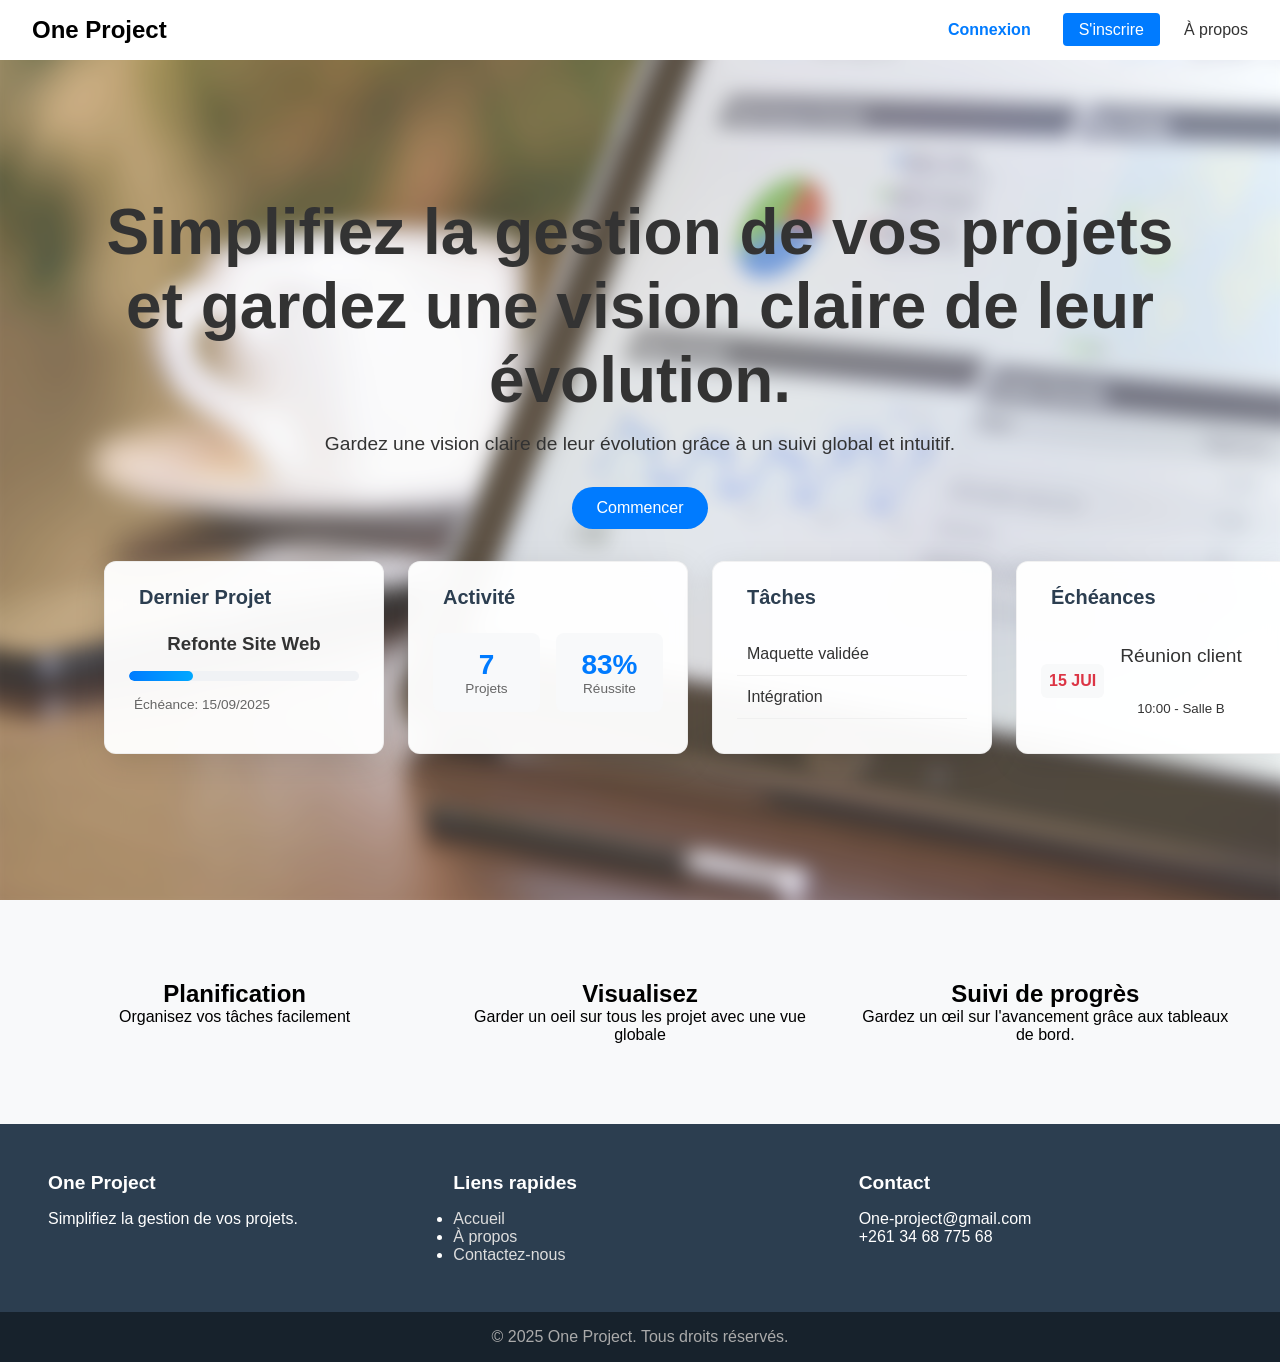
<file: one-project/html/index.html>
<!DOCTYPE html>
<html lang="fr">
<head>
    <meta charset="UTF-8">
    <meta name="viewport" content="width=device-width, initial-scale=1.0">
    <title>Accueil - Gestion de Projet</title>
    <link rel="stylesheet" href="../css/style.css">
</head>
<body>
    <header>
        <nav class="navbar">
            <div class="logo">One Project</div>
            <ul class="nav-links">
                <li><a href="login.html">Connexion</a></li>
                <li><a href="register.html">S'inscrire</a></li>
                <li><a href="about.html" class="nav-active">À propos</a></li>
            </ul>
        </nav>
    </header>

<section class="hero">
    <div class="hero-content">
        <h1>Simplifiez la gestion de vos projets et gardez une vision claire de leur évolution.</h1>
        <p>Gardez une vision claire de leur évolution grâce à un suivi global et intuitif.</p>
        <a href="login.html" class="btn-primary">Commencer</a>

        
        <section class="dashboard-widgets">
            <div class="widget card-projects">
                <h2><i class="fas fa-rocket"></i> Dernier Projet</h2>
                <div class="project-item">
                    <h3>Refonte Site Web</h3>
                    <div class="progress-bar" style="--progress: 28%">
                        <span>28%</span>
                    </div>
                    <div class="project-meta">
                        <span><i class="fas fa-calendar"></i> Échéance: 15/09/2025</span>
                    </div>
                </div>
            </div>

            <div class="widget card-stats">
                <h2><i class="fas fa-chart-line"></i> Activité</h2>
                <div class="stats-grid">
                    <div class="stat-item">
                        <div class="stat-value">7</div>
                        <div class="stat-label">Projets</div>
                    </div>
                    <div class="stat-item">
                        <div class="stat-value">83%</div>
                        <div class="stat-label">Réussite</div>
                    </div>
                </div>
            </div>

            <div class="widget card-tasks">
                <h2><i class="fas fa-check-circle"></i> Tâches</h2>
                <ul class="task-list">
                    <li><i class="fas fa-check done"></i> Maquette validée</li>
                    <li><i class="fas fa-spinner pending"></i> Intégration</li>
                </ul>
            </div>

            <div class="widget card-deadlines">
                <h2><i class="fas fa-calendar-alt"></i> Échéances</h2>
                <div class="deadline-item">
                    <div class="date">15 JUI</div>
                    <div class="details">
                        <p>Réunion client</p>
                        <small>10:00 - Salle B</small>
                    </div>
                </div>
            </div>

        </section>
    </div>
</section>

    <section class="features">
        <div class="feature">
            <h2>Planification </h2>
            <p>Organisez vos tâches facilement</p>
        </div>
        <div class="feature">
            <h2>Visualisez</h2>
            <p>Garder un oeil sur tous les projet avec une vue globale</p>
        </div>
        <div class="feature">
            <h2>Suivi de progrès</h2>
            <p>Gardez un œil sur l'avancement grâce aux tableaux de bord.</p>
        </div>
    </section>

    <footer>
        <div class="footer-content">
            <div class="footer-section">
                <h3>One Project</h3>
                <p>Simplifiez la gestion de vos projets.</p>
            </div>
            <div class="footer-section">
                <h3>Liens rapides</h3>
                <ul>
                    <li><a href="index.html">Accueil</a></li>
                    <li><a href="about.html" class="nav-active">À propos</a></li>
                    <li><a href="contact.html" class="nav-active">Contactez-nous</a></li>
                </ul>
            </div>
            <div class="footer-section">
                <h3>Contact</h3>
                <p>One-project@gmail.com</p>
                <p>+261 34 68 775 68</p>
            </div>
        </div>
        <div class="footer-bottom">
            <p>© 2025 One Project. Tous droits réservés.</p>
        </div>
    </footer>
</body>
</html>
</file>
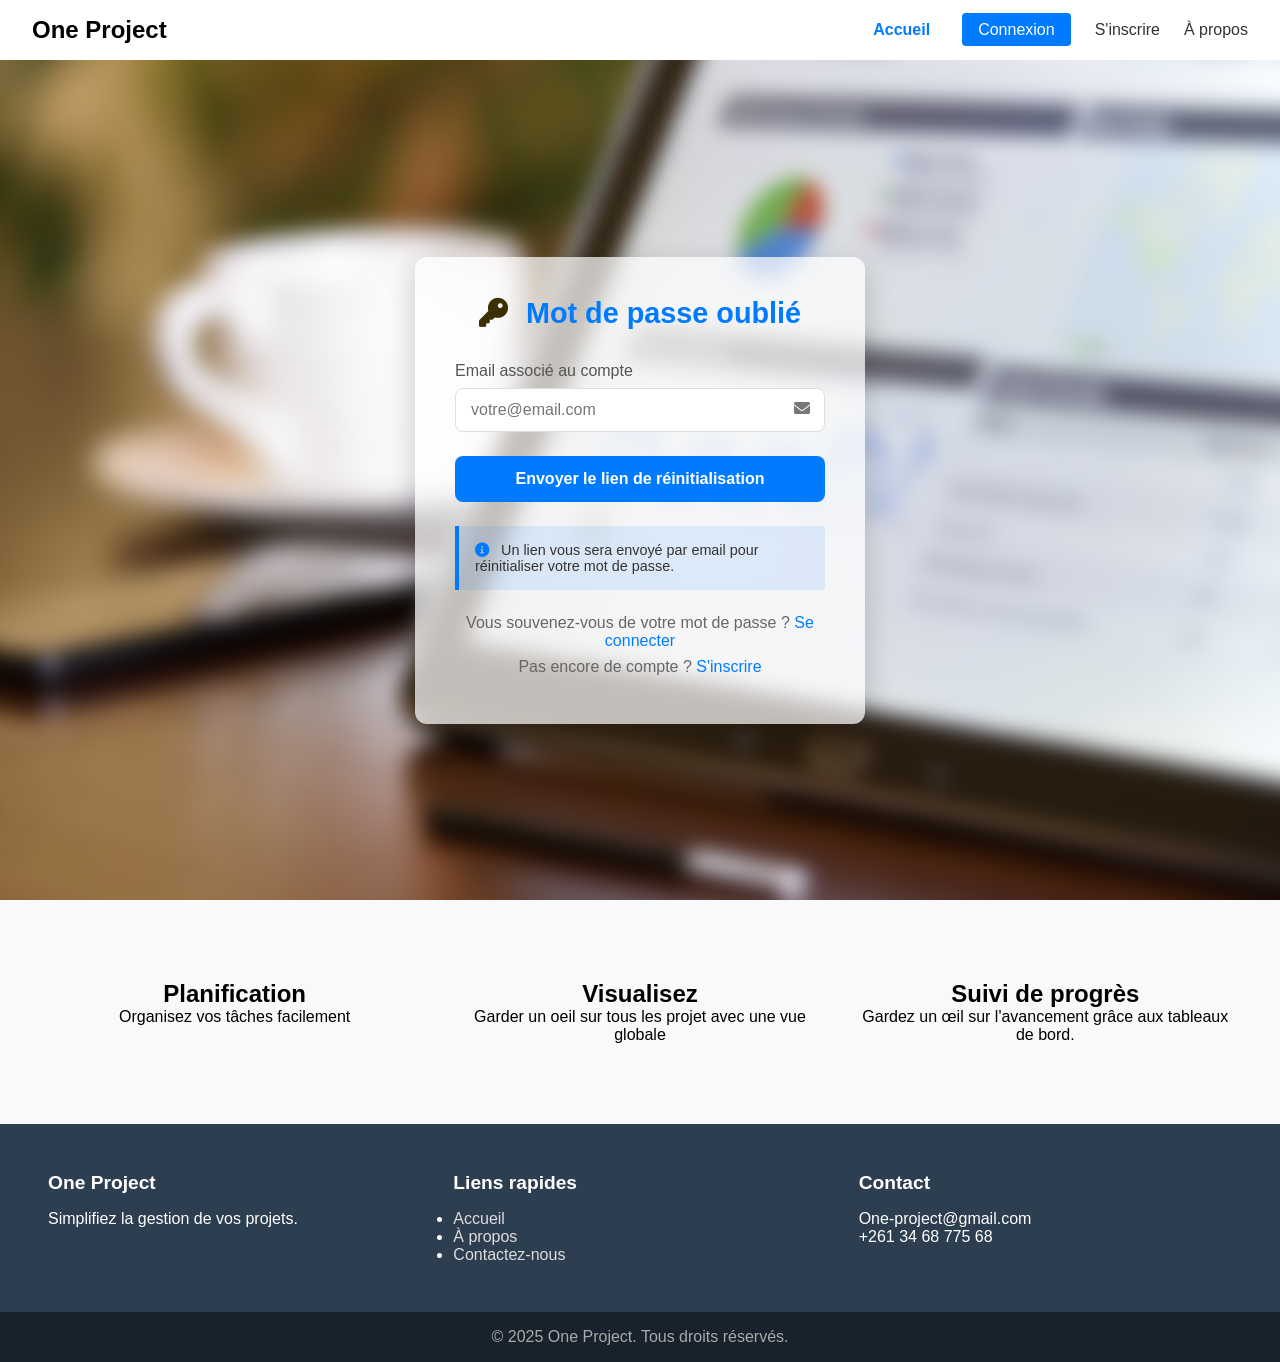
<file: one-project/html/forgot-password.html>
<!DOCTYPE html>
<html lang="fr">
<head>
    <meta charset="UTF-8">
    <meta name="viewport" content="width=device-width, initial-scale=1.0">
    <title>Récupération - One Project</title>
    <link rel="stylesheet" href="../css/style.css">
    <link rel="stylesheet" href="https://cdnjs.cloudflare.com/ajax/libs/font-awesome/6.0.0/css/all.min.css">
</head>
<body>
    <header>
        <nav class="navbar">
            <div class="logo">One Project</div>
            <ul class="nav-links">
                <li><a href="index.html">Accueil</a></li>
                <li><a href="login.html">Connexion</a></li>
                <li><a href="register.html">S'inscrire</a></li>
                <li><a href="about.html" class="nav-active">À propos</a></li>
            </ul>
        </nav>
    </header>

    <section class="hero auth-hero">
        <div class="auth-card">
            <h1><i class="fas fa-key"></i> Mot de passe oublié</h1>
            
            <form class="auth-form">
                <div class="input-group">
                    <label for="email">Email associé au compte</label>
                    <input type="email" id="email" placeholder="votre@email.com" required>
                    <i class="fas fa-envelope input-icon"></i>
                </div>

                <button type="submit" class="btn-auth">Envoyer le lien de réinitialisation</button>
                
                <div class="auth-info">
                    <p><i class="fas fa-info-circle"></i> Un lien vous sera envoyé par email pour réinitialiser votre mot de passe.</p>
                </div>
            </form>

            <div class="auth-footer">
                <p>Vous souvenez-vous de votre mot de passe ? <a href="login.html" class="text-link">Se connecter</a></p>
                <p>Pas encore de compte ? <a href="register.html" class="text-link">S'inscrire</a></p>
            </div>
        </div>
    </section>

    <section class="features">
        <div class="feature">
            <h2>Planification </h2>
            <p>Organisez vos tâches facilement</p>
        </div>
        <div class="feature">
            <h2>Visualisez</h2>
            <p>Garder un oeil sur tous les projet avec une vue globale</p>
        </div>
        <div class="feature">
            <h2>Suivi de progrès</h2>
            <p>Gardez un œil sur l'avancement grâce aux tableaux de bord.</p>
        </div>
    </section>

    <footer>
        <div class="footer-content">
            <div class="footer-section">
                <h3>One Project</h3>
                <p>Simplifiez la gestion de vos projets.</p>
            </div>
            <div class="footer-section">
                <h3>Liens rapides</h3>
                <ul>
                    <li><a href="index.html">Accueil</a></li>
                    <li><a href="about.html" class="nav-active">À propos</a></li>
                    <li><a href="contact.html" class="nav-active">Contactez-nous</a></li>
                </ul>
            </div>
            <div class="footer-section">
                <h3>Contact</h3>
                <p>One-project@gmail.com</p>
                <p>+261 34 68 775 68</p>
            </div>
        </div>
        <div class="footer-bottom">
            <p>© 2025 One Project. Tous droits réservés.</p>
        </div>
    </footer>

    <script>
        document.querySelector('.auth-form').addEventListener('submit', function(e) {
            e.preventDefault();
            
            const btn = document.querySelector('.btn-auth');
            const originalText = btn.innerHTML;
            
            btn.innerHTML = '<i class="fas fa-spinner fa-spin"></i> Connexion en cours...';
            btn.disabled = true;
            
            const email = document.getElementById('email').value;
            
            if(!email) {
                btn.innerHTML = originalText;
                btn.disabled = false;
                alert('Veuillez remplir tous les champs');
                return;
            }
            
        });
        </script>
</body>
</html>
</file>
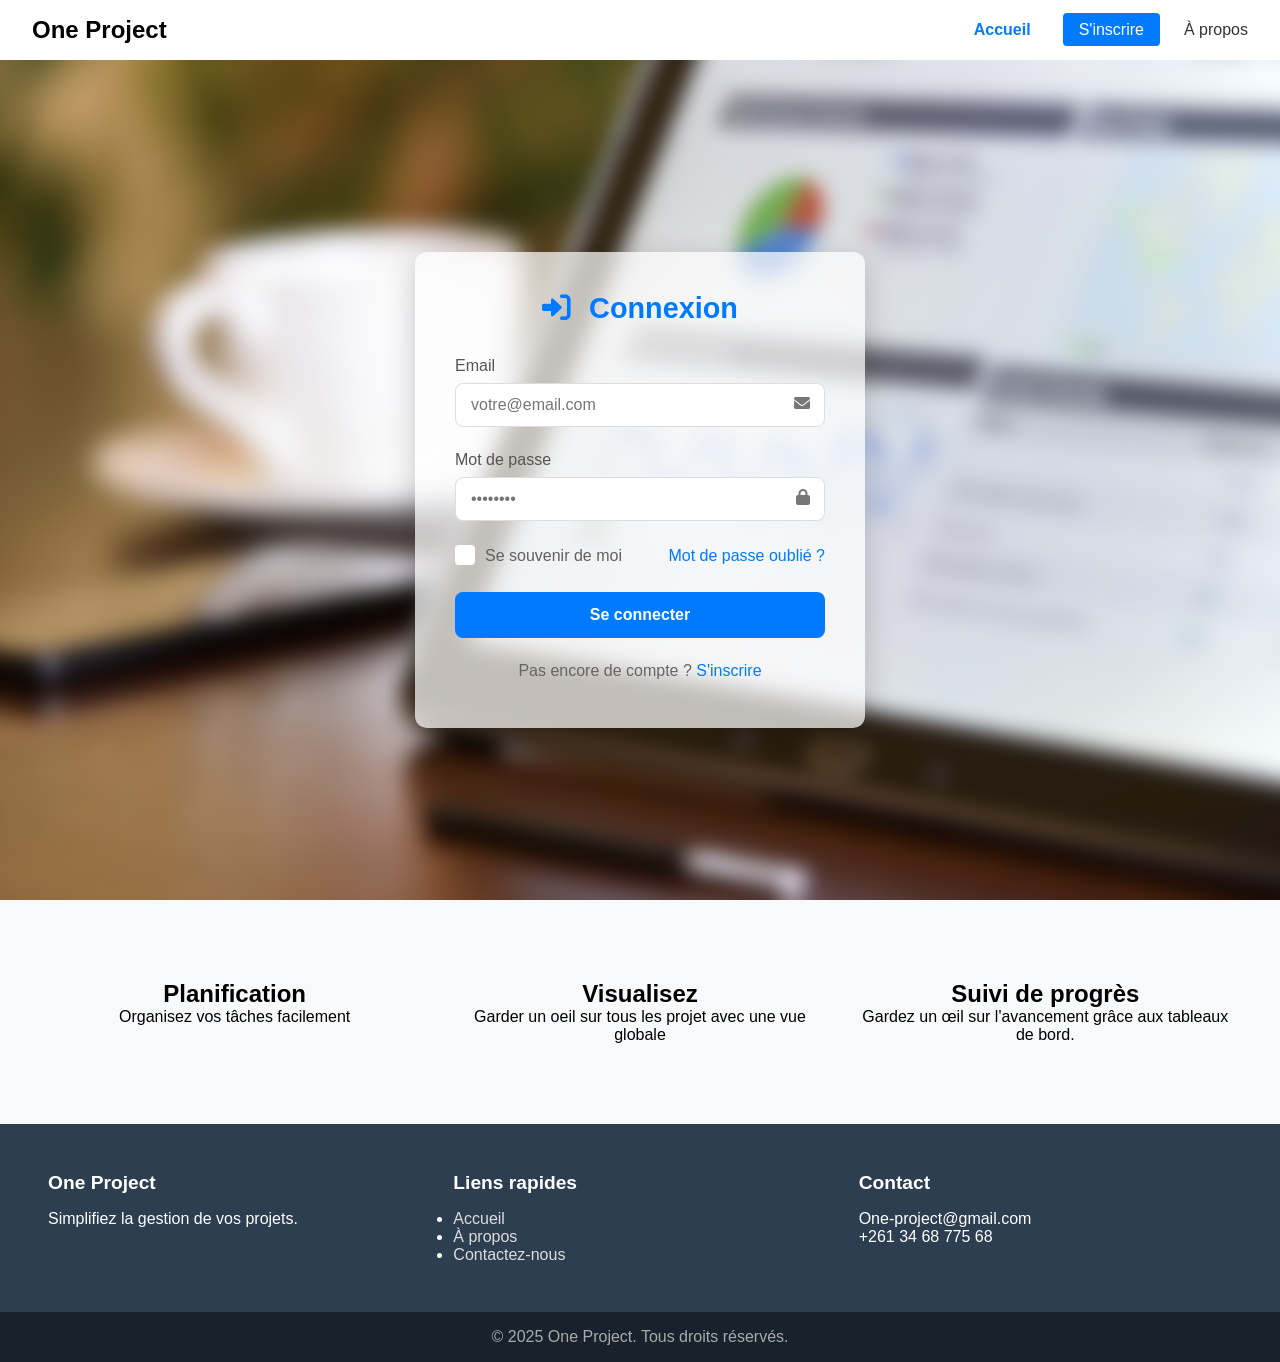
<file: one-project/html/login.html>
<!DOCTYPE html>
<html lang="fr">
<head>
    <meta charset="UTF-8">
    <meta name="viewport" content="width=device-width, initial-scale=1.0">
    <title>Connexion - One Project</title>
    <link rel="stylesheet" href="../css/style.css">
    <link rel="stylesheet" href="https://cdnjs.cloudflare.com/ajax/libs/font-awesome/6.0.0/css/all.min.css">
</head>
<body>
    <header>
        <nav class="navbar">
            <div class="logo">One Project</div>
            <ul class="nav-links">
                <li><a href="index.html">Accueil</a></li>
                <li><a href="register.html">S'inscrire</a></li>
                <li><a href="about.html" class="nav-active">À propos</a></li>
            </ul>
        </nav>

    </header>

    <section class="hero auth-hero">
        <div class="auth-card">
            <h1><i class="fas fa-sign-in-alt"></i> Connexion</h1>
            
            <form class="auth-form">
                <div class="input-group">
                    <label for="email">Email</label>
                    <input type="email" id="email" placeholder="votre@email.com" required>
                    <i class="fas fa-envelope input-icon"></i>
                </div>

                <div class="input-group">
                    <label for="password">Mot de passe</label>
                    <input type="password" id="password" placeholder="••••••••" required>
                    <i class="fas fa-lock input-icon"></i>
                </div>

                <div class="auth-options">
                    <label class="checkbox-container">
                        <input type="checkbox"> Se souvenir de moi
                        <span class="checkmark"></span>
                    </label>
                    <a href="forgot-password.html" class="text-link">Mot de passe oublié ?</a>
                </div>

                <button type="submit" class="btn-auth">Se connecter</button>
            </form>

            <div class="auth-footer">
                <p>Pas encore de compte ? <a href="register.html" class="text-link">S'inscrire</a></p>
            </div>
        </div>
    </section>

    <section class="features">
        <div class="feature">
            <h2>Planification </h2>
            <p>Organisez vos tâches facilement</p>
        </div>
        <div class="feature">
            <h2>Visualisez</h2>
            <p>Garder un oeil sur tous les projet avec une vue globale</p>
        </div>
        <div class="feature">
            <h2>Suivi de progrès</h2>
            <p>Gardez un œil sur l'avancement grâce aux tableaux de bord.</p>
        </div>
    </section>

    <footer>
        <div class="footer-content">
            <div class="footer-section">
                <h3>One Project</h3>
                <p>Simplifiez la gestion de vos projets.</p>
            </div>
            <div class="footer-section">
                <h3>Liens rapides</h3>
                <ul>
                    <li><a href="index.html">Accueil</a></li>
                    <li><a href="about.html" class="nav-active">À propos</a></li>
                    <li><a href="contact.html" class="nav-active">Contactez-nous</a></li>
                </ul>
            </div>
            <div class="footer-section">
                <h3>Contact</h3>
                <p>One-project@gmail.com</p>
                <p>+261 34 68 775 68</p>
            </div>
        </div>
        <div class="footer-bottom">
            <p>© 2025 One Project. Tous droits réservés.</p>
        </div>
    </footer>

    <script>
        document.querySelector('.auth-form').addEventListener('submit', function(e) {
            e.preventDefault();
            
            const btn = document.querySelector('.btn-auth');
            const originalText = btn.innerHTML;
            
            btn.innerHTML = '<i class="fas fa-spinner fa-spin"></i> Connexion en cours...';
            btn.disabled = true;
            
            const email = document.getElementById('email').value;
            const password = document.getElementById('password').value;
            
            if(!email || !password) {
                btn.innerHTML = originalText;
                btn.disabled = false;
                alert('Veuillez remplir tous les champs');
                return;
            }
            
            setTimeout(() => {
                window.location.href = 'dashboard.html';
            }, 1500);
        });
        </script>

</body>
</html>
</file>
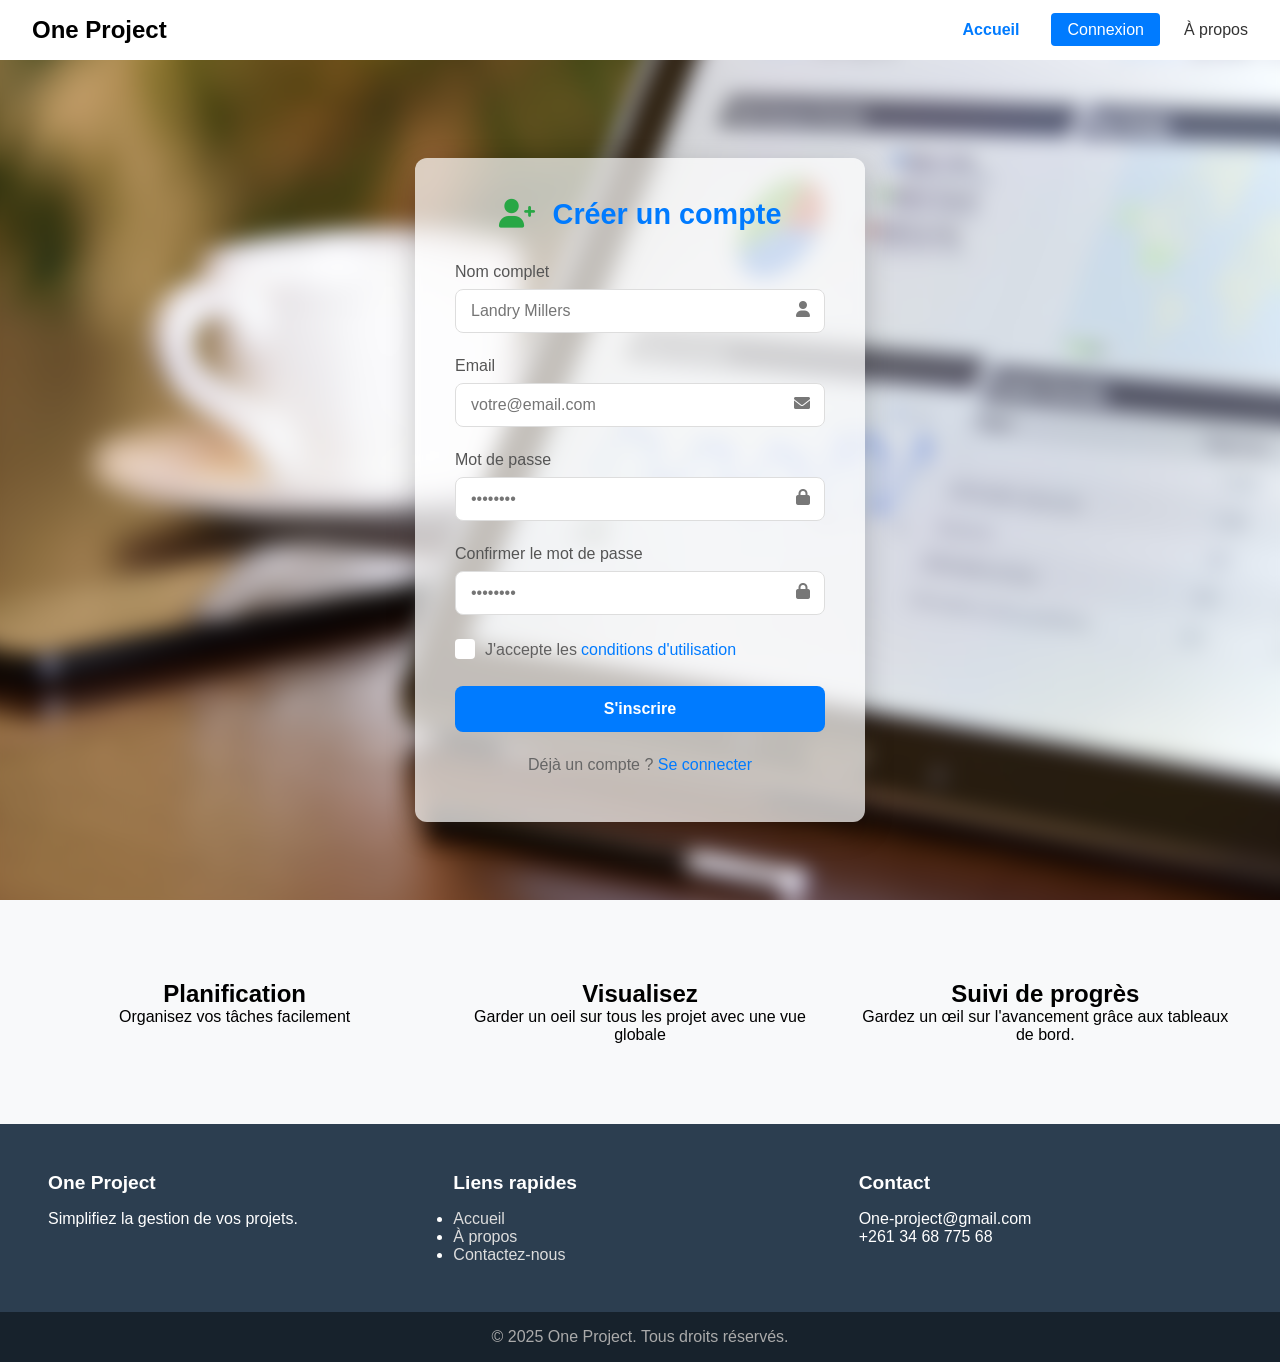
<file: one-project/html/register.html>
<!DOCTYPE html>
<html lang="fr">
<head>
    <meta charset="UTF-8">
    <meta name="viewport" content="width=device-width, initial-scale=1.0">
    <title>Inscription - One Project</title>
    <link rel="stylesheet" href="../css/style.css">
    <link rel="stylesheet" href="https://cdnjs.cloudflare.com/ajax/libs/font-awesome/6.0.0/css/all.min.css">
</head>
<body>
    <header>
        <nav class="navbar">
            <div class="logo">One Project</div>
            <ul class="nav-links">
                <li><a href="index.html">Accueil</a></li>
                <li><a href="login.html">Connexion</a></li>
                <li><a href="about.html" class="nav-active">À propos</a></li>
            </ul>
        </nav>
    </header>

    <section class="hero auth-hero">
        <div class="auth-card">
            <h1><i class="fas fa-user-plus"></i> Créer un compte</h1>
            
            <form class="auth-form" action="../backend/register.php" method="POST">
                <div class="input-group">
                    <label for="name">Nom complet</label>
                    <input type="text" id="name" placeholder="Landry Millers" required>
                    <i class="fas fa-user input-icon"></i>
                </div>

                <div class="input-group">
                    <label for="email">Email</label>
                    <input type="email" id="email" placeholder="votre@email.com" required>
                    <i class="fas fa-envelope input-icon"></i>
                </div>

                <div class="input-group">
                    <label for="password">Mot de passe</label>
                    <input type="password" id="password" placeholder="••••••••" required>
                    <i class="fas fa-lock input-icon"></i>
                </div>

                <div class="input-group">
                    <label for="confirm-password">Confirmer le mot de passe</label>
                    <input type="password" id="confirm-password" placeholder="••••••••" required>
                    <i class="fas fa-lock input-icon"></i>
                </div>

                <div class="auth-options">
                    <label class="checkbox-container">
                        <input type="checkbox" required> J'accepte les <a href="#" class="text-link">conditions d'utilisation</a>
                        <span class="checkmark"></span>
                    </label>
                </div>

                <button type="submit" class="btn-auth">S'inscrire</button>
            </form>

            <div class="auth-footer">
                <p>Déjà un compte ? <a href="login.html" class="text-link">Se connecter</a></p>
            </div>
        </div>
    </section>

    <section class="features">
        <div class="feature">
            <h2>Planification </h2>
            <p>Organisez vos tâches facilement</p>
        </div>
        <div class="feature">
            <h2>Visualisez</h2>
            <p>Garder un oeil sur tous les projet avec une vue globale</p>
        </div>
        <div class="feature">
            <h2>Suivi de progrès</h2>
            <p>Gardez un œil sur l'avancement grâce aux tableaux de bord.</p>
        </div>
    </section>

    <footer>
        <div class="footer-content">
            <div class="footer-section">
                <h3>One Project</h3>
                <p>Simplifiez la gestion de vos projets.</p>
            </div>
            <div class="footer-section">
                <h3>Liens rapides</h3>
                <ul>
                    <li><a href="index.html">Accueil</a></li>
                    <li><a href="about.html" class="nav-active">À propos</a></li>
                    <li><a href="contact.html" class="nav-active">Contactez-nous</a></li>
                </ul>
            </div>
            <div class="footer-section">
                <h3>Contact</h3>
                <p>One-project@gmail.com</p>
                <p>+261 34 68 775 68</p>
            </div>
        </div>
        <div class="footer-bottom">
            <p>© 2025 One Project. Tous droits réservés.</p>
        </div>
    </footer>

    <script>
        document.querySelector('.auth-form').addEventListener('submit', function(e) {
            e.preventDefault();
            
            const btn = document.querySelector('.btn-auth');
            const originalText = btn.innerHTML;
            
            btn.innerHTML = '<i class="fas fa-spinner fa-spin"></i> Connexion en cours...';
            btn.disabled = true;
            
            const email = document.getElementById('email').value;
            const password = document.getElementById('password').value;
            
            if(!email || !password) {
                btn.innerHTML = originalText;
                btn.disabled = false;
                alert('Veuillez remplir tous les champs');
                return;
            }
            
            setTimeout(() => {
                window.location.href = 'dashboard.html';
            }, 1500);
        });
    </script>

</body>
</html>
</file>
<file: one-project/css/style.css>
* {
    margin: 0;
    padding: 0;
    box-sizing: border-box;
}

body, html {
    font-family: 'Segoe UI', sans-serif;
    height: 100%;
}

.navbar {
    display: flex;
    justify-content: space-between;
    align-items: center;
    background: rgb(255, 255, 255);
    padding: 1rem 2rem;
    position: fixed;
    width: 100%;
    top: 0;
    z-index: 1000;
}

.logo {
    font-size: 1.5rem;
    font-weight: bold;
}

.nav-links {
    list-style: none;
    display: flex;
    gap: 1.5rem;
}

.nav-links a {
    text-decoration: none;
    color: #333;
    font-weight: 500;
}

.nav-links li:first-child a {
    color: #007bff; 
    font-weight: 600;
}

.nav-links li:nth-child(2) a {
    background: #007bff;
    color: white;
    padding: 0.5rem 1rem;
    border-radius: 4px;
    margin-left: 0.5rem;
}

.nav-links li:nth-child(2) a:hover {
    background: #0069d9;
}

.hero {
    position: relative;
    min-height: 100vh;
    display: flex;
    align-items: center;
    justify-content: center;
    padding-top: 80px;
    overflow: hidden; 
}

.hero::before {
    content: '';
    position: absolute;
    top: 0;
    left: 0;
    right: 0;
    bottom: 0;
    background: url('../assets/images/background.jpg') no-repeat center center/cover;
    filter: blur(10px); 
    z-index: 0;
    opacity: 0.8;
    margin: -20px; 
}

.hero-content {
    position: relative;
    z-index: 1; 
    text-align: center;
    color: #333; 
    padding: 2rem;
    max-width: 1200px;
    margin: 0 auto;
}

.hero-content h1 {
    font-size: 4rem;
    margin-bottom: 1rem;
}

.hero-content p {
    font-size: 1.2rem;
    margin-bottom: 2rem;
}

.btn-primary {
    background: #007bff;
    color: white;
    padding: 0.75rem 1.5rem;
    text-decoration: none;
    border-radius: 30px; 
    font-size: 1rem;
    display: inline-block; 
    
    transition: all 0.3s ease; 
    border: none; 
    cursor: pointer; 
}

.btn-primary:hover {
    background: #0069d9; 
    transform: translateY(-2px); 
    box-shadow: 0 4px 8px rgba(0, 0, 0, 0.1); 
}

.features {
    padding: 4rem 2rem;
    display: flex;
    justify-content: space-around;
    text-align: center;
    background-color: #f8f9fa;
    flex-wrap: wrap;
}

.feature {
    flex: 1 1 30%;
    margin: 1rem;
}

.footer-content {
    display: flex;
    justify-content: space-around;
    flex-wrap: wrap;
    padding: 2rem;
    background-color: #2c3e50;
    color: white;
}

.footer-section {
    flex: 1 1 30%;
    margin: 1rem;
    min-width: 200px;
}

.footer-section h3 {
    margin-bottom: 1rem;
    font-size: 1.2rem;
}

.footer-section a {
    color: #ddd;
    text-decoration: none;
}

.footer-section a:hover {
    color: white;
}

.footer-bottom {
    text-align: center;
    padding: 1rem;
    background-color: #17222c;
    color: #aaa;
}

.project-cards {
    display: flex;
    justify-content: center;
    gap: 1.5rem;
    margin-top: 3rem;
    flex-wrap: wrap;
}

.project-card {
    background: rgb(97, 187, 247);
    padding: 1.5rem;
    border-radius: 12px;
    box-shadow: 0 8px 20px rgba(0, 0, 0, 0.1);
    width: 220px;
    min-height: 180px; 
    height: auto; 
    transition: transform 0.3s ease, box-shadow 0.3s ease;
    display: flex;
    flex-direction: column;
    justify-content: space-between; 
}

.project-card:hover {
    transform: translateY(-10px);
    box-shadow: 0 12px 25px rgba(0, 0, 0, 0.15);
}

.project-card h3 {
    color: #007bff;
    margin-bottom: 0.5rem;
    font-size: 1.1rem;
}

.project-card p {
    color: #666;
    font-size: 0.9rem;
    margin-bottom: 1rem;
}

.progress-bar {
    height: 6px;
    background: #e0e0e0;
    border-radius: 3px;
    overflow: hidden;
    margin-top: 1rem;
}

.progress-bar::before {
    content: '';
    display: block;
    height: 100%;
    background: #007bff;
    width: var(--progress);
    border-radius: 3px;
}

.auth-hero {
    background: url('../assets/images/background.jpg') no-repeat center center/cover;
    min-height: 100vh;
    display: flex;
    align-items: center;
    justify-content: center;
    padding-top: 80px;
    position: relative;
    overflow: hidden;
}

.auth-card {
    background: white;
    padding: 2.5rem;
    border-radius: 12px;
    box-shadow: 0 10px 30px rgba(0, 0, 0, 0.15);
    width: 100%;
    max-width: 450px;
    margin: 0 auto;
}

.auth-container {
    width: 100%;
    max-width: 450px;
    padding: 2rem;
}

.auth-hero::before {
    content: '';
    position: absolute;
    top: 0;
    left: 0;
    right: 0;
    bottom: 0;
    background: url('../assets/images/background.jpg') no-repeat center center/cover;
    filter: blur(10px); 
    z-index: 0;
    opacity: 1.0; 
    margin: -20px; 
}

.auth-container {
    display: flex;
    justify-content: center;
    align-items: center;
    min-height: calc(100vh - 150px);
    padding: 2rem;
    background-color: #f8f9fa;
}

.auth-card {
    background: rgba(255, 255, 255, 0.7); 
    border-radius: 12px;
    padding: 2.5rem;
    width: 100%;
    max-width: 450px;
    box-shadow: 0 10px 30px rgba(0, 0, 0, 0.2);
    position: relative;
    z-index: 1; 
    backdrop-filter: blur(5px); 
    animation: fadeIn 0.6s ease;
}

@keyframes fadeIn {
    from { opacity: 0; transform: translateY(20px); }
    to { opacity: 1; transform: translateY(0); }
}

.auth-card h1 {
    color: #007bff;
    text-align: center;
    margin-bottom: 2rem;
    font-size: 1.8rem;
}

.auth-card h1 i {
    margin-right: 10px;
}

.input-group {
    position: relative;
    margin-bottom: 1.5rem;
}

.input-group label {
    display: block;
    margin-bottom: 8px;
    color: #555;
    font-weight: 500;
}

.input-group input {
    width: 100%;
    padding: 12px 40px 12px 15px;
    border: 1px solid #ddd;
    border-radius: 8px;
    font-size: 1rem;
    transition: border 0.3s ease;
}

.input-group input:focus {
    border-color: #007bff;
    outline: none;
    box-shadow: 0 0 0 3px rgba(0, 123, 255, 0.1);
}

.input-icon {
    position: absolute;
    right: 15px;
    top: 38px;
    color: #777;
}

.auth-options {
    display: flex;
    justify-content: space-between;
    align-items: center;
    margin: 1.5rem 0;
}

.checkbox-container {
    display: block;
    position: relative;
    padding-left: 30px;
    cursor: pointer;
    user-select: none;
    color: #616060;
}

.checkbox-container input {
    position: absolute;
    opacity: 0;
    cursor: pointer;
    height: 0;
    width: 0;
}

.checkmark {
    position: absolute;
    top: 0;
    left: 0;
    height: 20px;
    width: 20px;
    background-color: #ffffff;
    border-radius: 4px;
}

.checkbox-container:hover input ~ .checkmark {
    background-color: #ddd;
}

.checkbox-container input:checked ~ .checkmark {
    background-color: #007bff;
}

.checkmark:after {
    content: "";
    position: absolute;
    display: none;
}

.checkbox-container input:checked ~ .checkmark:after {
    display: block;
}

.checkbox-container .checkmark:after {
    left: 7px;
    top: 3px;
    width: 5px;
    height: 10px;
    border: solid white;
    border-width: 0 2px 2px 0;
    transform: rotate(45deg);
}

.btn-auth {
    width: 100%;
    padding: 14px;
    background: #007bff;
    color: white;
    border: none;
    border-radius: 8px;
    font-size: 1rem;
    font-weight: 600;
    cursor: pointer;
    transition: background 0.3s ease;
}

.btn-auth:hover {
    background: #0069d9;
}

.text-link {
    color: #007bff;
    text-decoration: none;
    transition: color 0.3s ease;
}

.text-link:hover {
    color: #0056b3;
    text-decoration: underline;
}

.auth-footer {
    text-align: center;
    margin-top: 2rem;
    color: #666;
}

@media (max-width: 768px) {
    .auth-card {
        padding: 1.5rem;
    }
    
    .auth-card h1 {
        font-size: 1.5rem;
    }
}

.auth-card .input-group:first-child {
    margin-top: 0;
}

.auth-options .checkbox-container {
    display: flex;
    align-items: center;
    line-height: 1.4;
}

.auth-options .text-link {
    margin-left: 4px;
}

.fa-user-plus {
    color: #28a745; 
}

.auth-info {
    background: rgba(0, 123, 255, 0.1);
    border-left: 4px solid #007bff;
    padding: 1rem;
    margin: 1.5rem 0;
    border-radius: 0 4px 4px 0;
}

.auth-info i {
    color: #007bff;
    margin-right: 8px;
}

.auth-info p {
    color: #333;
    font-size: 0.9rem;
    margin: 0;
}

.auth-footer {
    text-align: center;
    margin-top: 1.5rem;
}

.auth-footer p {
    margin: 0.5rem 0;
}

.fa-key {
    color: #3d2f04; 
}

/* ///////////////////////////////////////////////////// Version améliorée avec faux chargement \\\\\\\\\\\\\\\\\\\\\\\\\\\\\\\\\\\\\\\\\\\\\\\\\\\\\\\\\\\\\\\\\*/

.btn-auth.loading {
    position: relative;
    color: transparent;
}

.btn-auth.loading::after {
    content: "";
    position: absolute;
    left: 50%;
    top: 50%;
    transform: translate(-50%, -50%);
    width: 20px;
    height: 20px;
    border: 3px solid rgba(255,255,255,0.3);
    border-top-color: white;
    border-radius: 50%;
    animation: spin 1s linear infinite;
}

@keyframes spin {
    to { transform: rotate(360deg); }
}

/* ///////////////////////////////////////////////////// DASHBOARD \\\\\\\\\\\\\\\\\\\\\\\\\\\\\\\\\\\\\\\\\\\\\\\\\\\\\\\\\\\\\\\\\*/

.dashboard-nav {
    position: fixed;
    top: 0;
    width: 100%;
    z-index: 1000;
}

.sidebar {
    position: fixed;
    left: 0;
    top: 70px;
    width: 250px;
    height: calc(100vh - 70px);
    background: #2c3e50;
    color: white;
    padding: 1.5rem 0;
    transition: all 0.3s ease;
}

.dashboard-content {
    margin-left: 250px;
    margin-top: 70px;
    padding: 2rem;
    min-height: calc(100vh - 70px);
    background: #f5f7fa;
}


.user-menu {
    position: relative;
    display: flex;
    align-items: center;
    gap: 10px;
    cursor: pointer;
}

.user-avatar {
    width: 40px;
    height: 40px;
    border-radius: 50%;
    object-fit: cover;
}

.dropdown-menu {
    position: absolute;
    top: 100%;
    right: 0;
    background: white;
    border-radius: 8px;
    box-shadow: 0 5px 15px rgba(0,0,0,0.1);
    width: 200px;
    opacity: 0;
    visibility: hidden;
    transition: all 0.3s ease;
}

.user-menu:hover .dropdown-menu {
    opacity: 1;
    visibility: visible;
}

.dropdown-menu a {
    display: block;
    padding: 0.75rem 1rem;
    color: #333;
    text-decoration: none;
}

.dropdown-menu a:hover {
    background: #f8f9fa;
}

.dropdown-menu i {
    width: 20px;
    margin-right: 10px;
    text-align: center;
}

/* Sidebar */
.sidebar-menu {
    list-style: none;
}

.sidebar-menu li {
    margin-bottom: 5px;
}

.sidebar-menu a {
    display: block;
    padding: 0.75rem 1.5rem;
    color: #b3c0d1;
    text-decoration: none;
    transition: all 0.3s;
}

.sidebar-menu a:hover {
    color: white;
    background: rgba(255,255,255,0.1);
}

.sidebar-menu .active a {
    color: white;
    background: rgba(255,255,255,0.2);
    border-left: 4px solid #007bff;
}

.sidebar-menu i {
    width: 20px;
    margin-right: 10px;
    text-align: center;
}

/* Widgets */
.widgets-grid {
    display: grid;
    grid-template-columns: repeat(auto-fit, minmax(300px, 1fr));
    gap: 1.5rem;
    margin-top: 1.5rem;
}

.widget {
    background: white;
    border-radius: 12px;
    padding: 1.5rem;
    box-shadow: 0 5px 15px rgba(0,0,0,0.05);
}

.widget h2 {
    margin-bottom: 1.5rem;
    font-size: 1.25rem;
    display: flex;
    align-items: center;
    gap: 10px;
}

/* Projets */
.project-item {
    margin-bottom: 1.5rem;
    padding-bottom: 1.5rem;
    border-bottom: 1px solid #eee;
}

.project-item:last-child {
    border-bottom: none;
    margin-bottom: 0;
    padding-bottom: 0;
}

.project-meta {
    display: flex;
    gap: 1rem;
    margin-top: 0.5rem;
    font-size: 0.85rem;
    color: #666;
}

.project-meta i {
    margin-right: 5px;
}

.btn-view-all {
    display: inline-flex;
    align-items: center;
    gap: 5px;
    margin-top: 1rem;
    color: #007bff;
    text-decoration: none;
}

/* Progress bar */
.progress-bar {
    height: 10px;
    background: #e9ecef;
    border-radius: 5px;
    margin: 0.75rem 0;
    overflow: hidden;
    position: relative;
}

.progress-bar::before {
    content: '';
    position: absolute;
    left: 0;
    top: 0;
    height: 100%;
    width: var(--progress);
    background: #007bff;
    border-radius: 5px;
}

.progress-bar span {
    position: absolute;
    right: 5px;
    top: -20px;
    font-size: 0.75rem;
    color: #007bff;
}

/* Stats */
.stats-grid {
    display: grid;
    grid-template-columns: 1fr 1fr;
    gap: 1rem;
}

.stat-item {
    text-align: center;
    padding: 1rem;
    background: #f8f9fa;
    border-radius: 8px;
}

.stat-value {
    font-size: 1.75rem;
    font-weight: bold;
    color: #007bff;
}

.stat-label {
    font-size: 0.85rem;
    color: #666;
}

/* Activités */
.activity-list {
    list-style: none;
}

.activity-list li {
    display: flex;
    gap: 1rem;
    padding: 0.75rem 0;
    border-bottom: 1px solid #f0f0f0;
}

.activity-list li:last-child {
    border-bottom: none;
}

.activity-list i {
    color: #007bff;
    font-size: 1.25rem;
}

.activity-list p {
    margin-bottom: 0.25rem;
}

.activity-list small {
    color: #999;
    font-size: 0.8rem;
}

/* Calendrier */
.calendar {
    margin-bottom: 1.5rem;
}

.calendar-header {
    display: flex;
    justify-content: space-between;
    align-items: center;
    margin-bottom: 1rem;
}

.calendar-header button {
    background: none;
    border: none;
    cursor: pointer;
    color: #007bff;
}

.calendar-dates {
    display: grid;
    grid-template-columns: repeat(7, 1fr);
    gap: 5px;
}

.date-item {
    text-align: center;
    padding: 0.5rem;
    border-radius: 5px;
}

.date-item.has-event {
    background: #e3f2fd;
    color: #007bff;
    font-weight: bold;
}

.upcoming-events {
    border-top: 1px solid #eee;
    padding-top: 1rem;
}

.event-item {
    display: flex;
    gap: 1rem;
    margin: 0.75rem 0;
}

.event-time {
    color: #007bff;
    font-weight: bold;
}

/* Responsive */
@media (max-width: 992px) {
    .sidebar {
        width: 70px;
        overflow: hidden;
    }
    
    .sidebar-menu span {
        display: none;
    }
    
    .dashboard-content {
        margin-left: 70px;
    }
}

@media (max-width: 768px) {
    .sidebar {
        transform: translateX(-100%);
    }
    
    .sidebar.active {
        transform: translateX(0);
    }
    
    .dashboard-content {
        margin-left: 0;
    }
    
    .widgets-grid {
        grid-template-columns: 1fr;
    }
}

/* //////////////////////////////////////////////////////////////// Animation de chargement \\\\\\\\\\\\\\\\\\\\\\\\\\\\\\\\\\\\\\\\\\\\\\\\\\\\\\\\\\\\ */

.btn-auth.loading {
    position: relative;
    color: transparent !important;
}

.btn-auth.loading::after {
    content: "";
    position: absolute;
    left: 50%;
    top: 50%;
    transform: translate(-50%, -50%);
    width: 20px;
    height: 20px;
    border: 3px solid rgba(255,255,255,0.3);
    border-top-color: white;
    border-radius: 50%;
    animation: spin 1s linear infinite;
}

@keyframes spin {
    to { transform: rotate(360deg); }
}

/* ///////////////////////////////////////////////////// STYLE DES WIDGETS \\\\\\\\\\\\\\\\\\\\\\\\\\\\\\\\\\\\\\\\\\\\\\\\\\\\\\\\\\\\\\\\\\\\\\\\\\\\\\\\ */

.dashboard-widgets {
    display: grid;
    grid-template-columns: repeat(4, minmax(280px, 1fr));
    gap: 1.5rem;
    padding: 2rem;
    max-width: 1200px;
    margin: 0 auto;
}

/* Effet de verre pour les widgets */
.widget {
    background: rgba(255, 255, 255, 0.85); 
    backdrop-filter: blur(1px); 
    border: 1px solid rgba(255, 255, 255, 0.2); 
    box-shadow: 0 8px 32px rgba(0, 0, 0, 0.1); 
    transition: all 0.3s ease;
}


.widget h2,
.widget h3,
.widget p {
    color: #333; 
}

/* Améliore les éléments interactifs */
.widget a {
    color: #007bff;
    text-decoration: none;
    font-weight: 500;
}

/* Effet au survol */
.widget:hover {
    background: rgba(255, 255, 255, 0.95);
    transform: translateY(-5px);
    box-shadow: 0 12px 40px rgba(0, 0, 0, 0.15);
}
.widget h2 {
    color: #2c3e50;
    font-size: 1.25rem;
    margin-bottom: 1.5rem;
    display: flex;
    align-items: center;
    gap: 10px;
}

.widget h2 i {
    color: #007bff;
}

.card-projects {
    border-top: 4px solid #007bff;
}

.card-stats {
    border-top: 4px solid #28a745;
}

.card-tasks {
    border-top: 4px solid #ffc107;
}

.card-deadlines {
    border-top: 4px solid #dc3545;
}

.progress-bar {
    height: 8px;
    background: #e9ecef;
    border-radius: 4px;
    margin: 1rem 0;
    position: relative;
}

.progress-bar::before {
    content: '';
    position: absolute;
    left: 0;
    top: 0;
    height: 100%;
    width: var(--progress);
    background: #007bff;
    border-radius: 4px;
}

.task-list {
    list-style: none;
}

.task-list li {
    display: flex;
    align-items: center;
    gap: 10px;
    padding: 0.75rem 0;
    border-bottom: 1px solid #f0f0f0;
}

.task-list i.done {
    color: #28a745;
}

.task-list i.pending {
    color: #ffc107;
}

.deadline-item {
    display: flex;
    gap: 1rem;
    align-items: center;
    padding: 0.75rem 0;
}

.deadline-item .date {
    background: #f8f9fa;
    padding: 0.5rem;
    border-radius: 6px;
    text-align: center;
    min-width: 50px;
    font-weight: bold;
    color: #dc3545;
}

/* ///////////////////////////////////////////////////// STYLE DES contact et a propos \\\\\\\\\\\\\\\\\\\\\\\\\\\\\\\\\\\\\\\\\\\\\\\\\\\\\\\\\\\\\\\\\\\\\\\\\\\\\\\\ */

/* ===== PAGE ABOUT ===== */
.about-hero {
    background: url('../assets/images/about-bg.jpg') no-repeat center center/cover;
}

.about-content {
    max-width: 1200px;
    margin: 3rem auto;
    padding: 0 2rem;
}

.about-card {
    display: flex;
    gap: 3rem;
    align-items: center;
    margin-bottom: 4rem;
}

.about-text {
    flex: 1;
}

.about-image {
    flex: 1;
    border-radius: 12px;
    overflow: hidden;
}

.about-image img {
    width: 100%;
    height: auto;
    object-fit: cover;
}

.values-grid {
    display: grid;
    grid-template-columns: repeat(auto-fit, minmax(250px, 1fr));
    gap: 2rem;
}

.value-card {
    background: rgba(255, 255, 255, 0.9);
    backdrop-filter: blur(10px);
    padding: 2rem;
    border-radius: 12px;
    text-align: center;
    transition: transform 0.3s ease;
}

.value-card:hover {
    transform: translateY(-10px);
}

.value-card i {
    font-size: 2.5rem;
    color: #007bff;
    margin-bottom: 1rem;
}


/* ===== PAGE CONTACT ===== */
.contact-hero {
    background: url('../assets/images/contact-bg.jpg') no-repeat center center/cover;
    display: flex;
    align-items: center;
    justify-content: center;
    min-height: calc(100vh - 80px);
    padding-top: 80px;
}

.contact-container {
    width: 100%;
    max-width: 600px;
    padding: 2rem;
}

.contact-card {
    background: rgba(255, 255, 255, 0.95);
    backdrop-filter: blur(10px);
    border-radius: 12px;
    padding: 2.5rem;
    box-shadow: 0 10px 30px rgba(0, 0, 0, 0.1);
    animation: fadeInUp 0.6s ease;
}

.contact-card h1 {
    color: #007bff;
    text-align: center;
    margin-bottom: 2rem;
    font-size: 2rem;
}

.contact-card h1 i {
    margin-right: 15px;
}

.contact-form .input-group {
    margin-bottom: 1.5rem;
}

.contact-form label {
    display: block;
    margin-bottom: 0.5rem;
    color: #555;
    font-weight: 500;
}

.contact-form input,
.contact-form textarea {
    width: 100%;
    padding: 12px 15px;
    border: 1px solid #ddd;
    border-radius: 8px;
    font-size: 1rem;
    transition: all 0.3s;
}

.contact-form textarea {
    min-height: 150px;
    resize: vertical;
}

.contact-form input:focus,
.contact-form textarea:focus {
    border-color: #007bff;
    box-shadow: 0 0 0 3px rgba(0, 123, 255, 0.1);
    outline: none;
}

/* Responsive */
@media (max-width: 768px) {
    .contact-card {
        padding: 1.5rem;
    }
    
    .contact-card h1 {
        font-size: 1.5rem;
    }
}





/* Sidebar active state */
.sidebar-menu li.active a {
    background: rgba(255,255,255,0.1);
    border-left: 3px solid #007bff;
}

footer {
    position: relative; 
    z-index: 20; 
   
}

.widget {
    background: rgba(255, 255, 255, 0.96);
    backdrop-filter: blur(8px);
    border: 1px solid rgba(0, 0, 0, 0.05);
    transition: all 0.3s cubic-bezier(0.25, 0.8, 0.25, 1);
}

.widget:hover {
    box-shadow: 0 10px 20px rgba(0,0,0,0.1);
    transform: translateY(-3px);
}


.progress-bar {
    height: 10px;
    background: #f0f2f5;
    border-radius: 5px;
}

.progress-bar::before {
    background: linear-gradient(90deg, #007bff 0%, #00a8ff 100%);
    border-radius: 5px;
}

.calendar-dates {
    display: grid;
    grid-template-columns: repeat(7, 1fr);
    gap: 5px;
    margin-top: 1rem;
}

.date-item {
    text-align: center;
    padding: 8px;
    border-radius: 5px;
    cursor: pointer;
}

.date-item.has-event {
    background: #e3f2fd;
    color: #007bff;
    font-weight: bold;
    position: relative;
}

.date-item.has-event::after {
    content: '';
    position: absolute;
    bottom: 3px;
    left: 50%;
    transform: translateX(-50%);
    width: 4px;
    height: 4px;
    background: #007bff;
    border-radius: 50%;
}

.activity-list li {
    transition: all 0.3s;
    padding: 10px;
    border-radius: 8px;
}

.activity-list li:hover {
    background: #f8f9fa;
}

.fa-check-circle { color: #28a745; }
.fa-comment { color: #17a2b8; }
.fa-file-upload { color: #6c757d; }

.calendar {
    padding: 10px;
}

.calendar-header {
    display: flex;
    justify-content: space-between;
    align-items: center;
    margin-bottom: 15px;
}

.calendar-weekdays {
    display: grid;
    grid-template-columns: repeat(7, 1fr);
    text-align: center;
    font-weight: 600;
    margin-bottom: 10px;
    color: #6c757d;
}

.calendar-dates {
    display: grid;
    grid-template-columns: repeat(7, 1fr);
    gap: 5px;
}

.date-item {
    padding: 8px;
    text-align: center;
    border-radius: 5px;
    cursor: pointer;
}

.date-item:hover {
    background: #f0f2f5;
}

.date-item.today {
    background: #007bff;
    color: white;
}

.date-item.has-event::after {
    content: '';
    display: block;
    width: 4px;
    height: 4px;
    background: #007bff;
    border-radius: 50%;
    margin: 3px auto 0;
}

.date-item.empty {
    visibility: hidden;
}

.widget-header {
    display: flex;
    justify-content: space-between;
    align-items: center;
    margin-bottom: 1.5rem;
}

/* Style du bouton Nouveau projet */
.btn-new-project {
    background: #28a745;
    color: white;
    border: none;
    padding: 0.5rem 1rem;
    border-radius: 4px;
    cursor: pointer;
    display: flex;
    align-items: center;
    gap: 8px;
    font-size: 0.9rem;
    transition: all 0.3s ease;
}

.btn-new-project:hover {
    background: #218838;
    transform: translateY(-2px);
}

.btn-new-project i {
    font-size: 0.8rem;
}

/* ////////////////////////////////////////////////////////////////////////// Nouveau Projet /////////////////////////////////////////////////////////////////////////*/

.project-form {
    padding: 1.5rem;
}

.form-group {
    margin-bottom: 1.5rem;
}

.form-group label {
    display: block;
    margin-bottom: 0.5rem;
    font-weight: 500;
    color: #2c3e50;
    display: flex;
    align-items: center;
    gap: 8px;
}

.form-group input[type="text"],
.form-group input[type="date"],
.form-group select,
.form-group textarea {
    width: 100%;
    padding: 12px 15px;
    border: 1px solid #ddd;
    border-radius: 8px;
    font-size: 1rem;
    transition: all 0.3s;
}

.form-group input:focus,
.form-group select:focus,
.form-group textarea:focus {
    border-color: #007bff;
    box-shadow: 0 0 0 3px rgba(0, 123, 255, 0.1);
    outline: none;
}

.form-group textarea {
    min-height: 120px;
    resize: vertical;
}

.form-row {
    display: flex;
    gap: 1.5rem;
}

.form-row .form-group {
    flex: 1;
}

.team-selector {
    position: relative;
    margin-top: 0.5rem;
}

.selected-members {
    display: flex;
    flex-wrap: wrap;
    gap: 8px;
    margin-bottom: 1rem;
    min-height: 40px;
    padding: 8px;
    border: 1px dashed #ddd;
    border-radius: 8px;
}

.selected-members .placeholder {
    color: #999;
    font-style: italic;
}

.member-tag {
    background: #e3f2fd;
    color: #007bff;
    padding: 5px 10px;
    border-radius: 20px;
    display: flex;
    align-items: center;
    gap: 5px;
    font-size: 0.9rem;
}

.member-tag .remove-member {
    background: none;
    border: none;
    color: #007bff;
    cursor: pointer;
    padding: 0;
    font-size: 0.8rem;
}

.btn-add-member {
    background: #f8f9fa;
    border: 1px solid #ddd;
    border-radius: 6px;
    padding: 8px 12px;
    display: flex;
    align-items: center;
    gap: 8px;
    cursor: pointer;
    transition: all 0.3s;
}

.btn-add-member:hover {
    background: #e9ecef;
}

.members-dropdown {
    display: none;
    position: absolute;
    top: 100%;
    left: 0;
    right: 0;
    background: white;
    border: 1px solid #ddd;
    border-radius: 8px;
    padding: 10px;
    margin-top: 5px;
    box-shadow: 0 5px 15px rgba(0,0,0,0.1);
    z-index: 100;
    max-height: 200px;
    overflow-y: auto;
}

.member-item {
    padding: 8px;
    border-radius: 6px;
    transition: background 0.2s;
}

.member-item:hover {
    background: #f8f9fa;
}

.member-item input {
    margin-right: 10px;
}

.member-item .member-name {
    font-weight: 500;
}

.member-item small {
    color: #666;
    font-size: 0.8rem;
    margin-left: 5px;
}

.form-actions {
    display: flex;
    justify-content: flex-end;
    gap: 1rem;
    margin-top: 2rem;
}

.btn-cancel {
    background: #f8f9fa;
    color: #6c757d;
    border: 1px solid #ddd;
    border-radius: 6px;
    padding: 10px 20px;
    cursor: pointer;
    display: flex;
    align-items: center;
    gap: 8px;
    transition: all 0.3s;
}

.btn-cancel:hover {
    background: #e9ecef;
}

.btn-submit {
    background: #28a745;
    color: white;
    border: none;
    border-radius: 6px;
    padding: 10px 20px;
    cursor: pointer;
    display: flex;
    align-items: center;
    gap: 8px;
    transition: all 0.3s;
}

.btn-submit:hover {
    background: #218838;
}

/* Responsive */
@media (max-width: 768px) {
    .form-row {
        flex-direction: column;
        gap: 1rem;
    }
}
</file>
